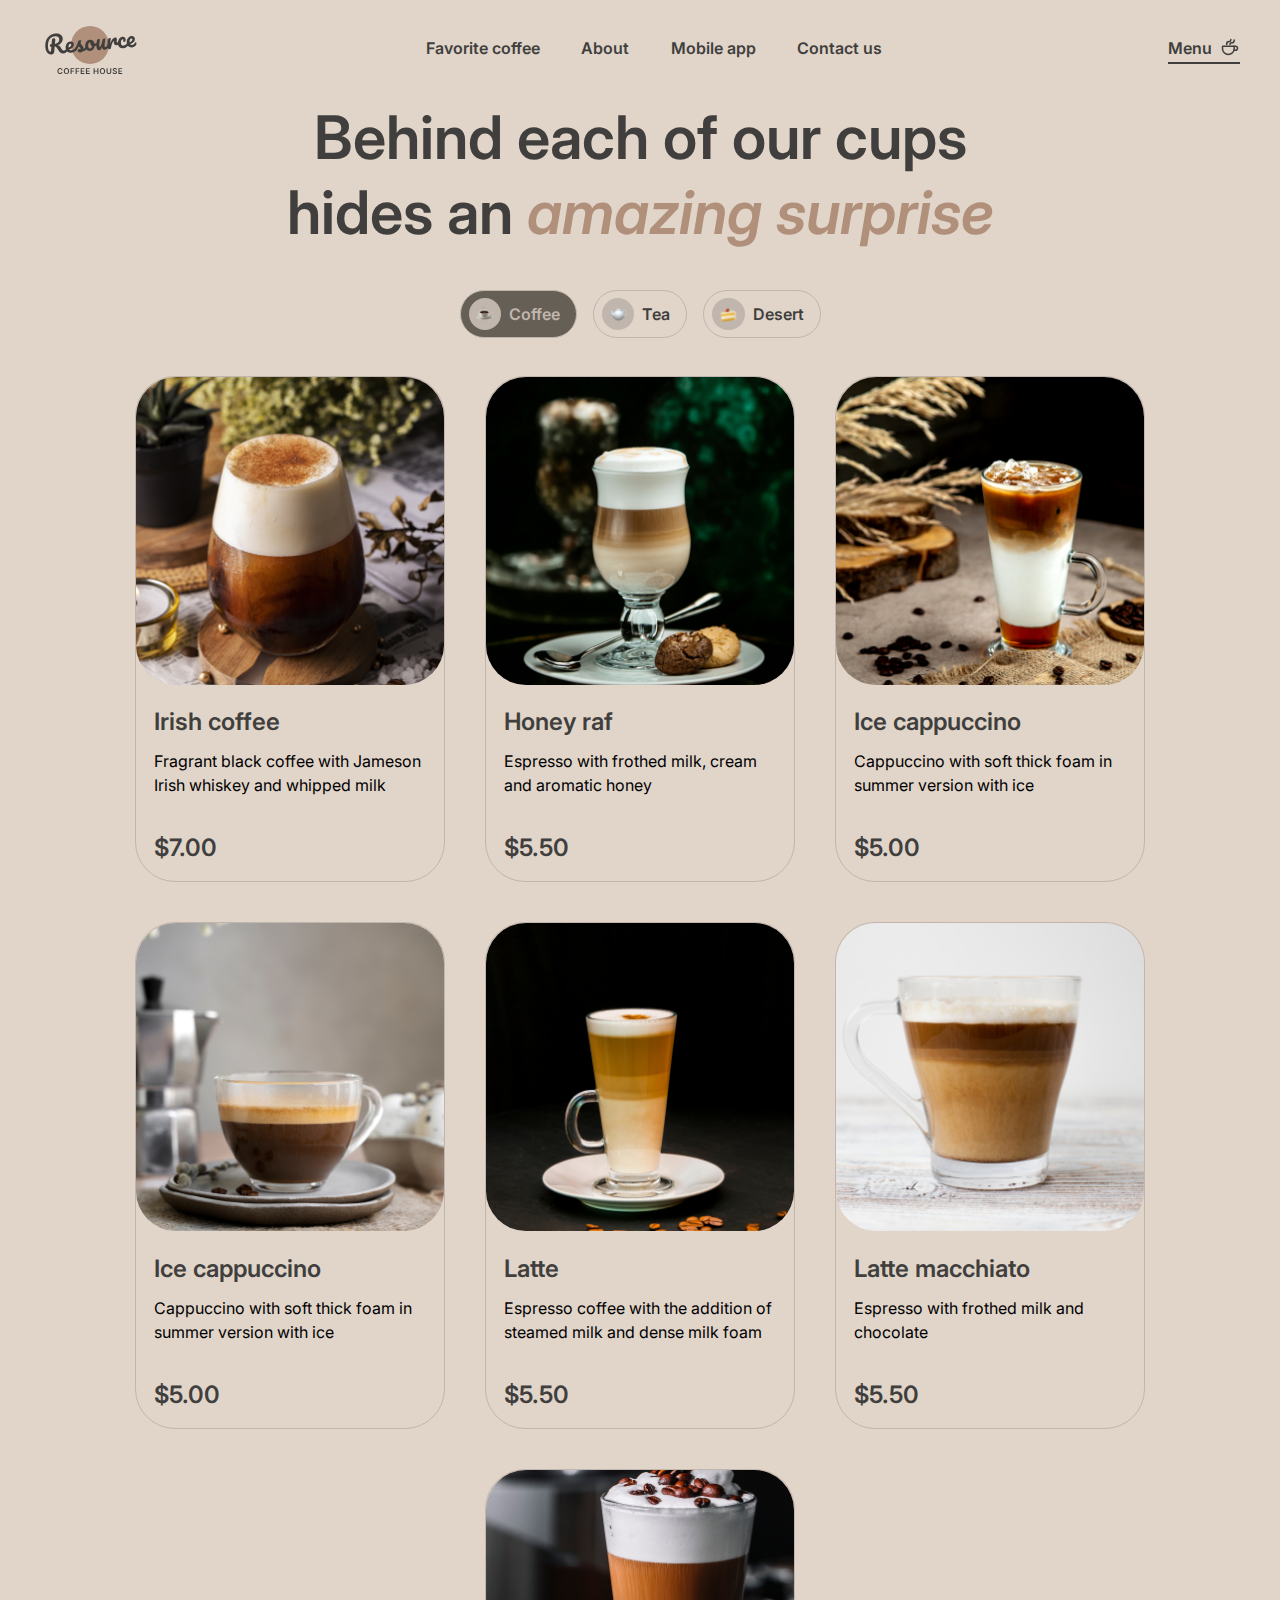
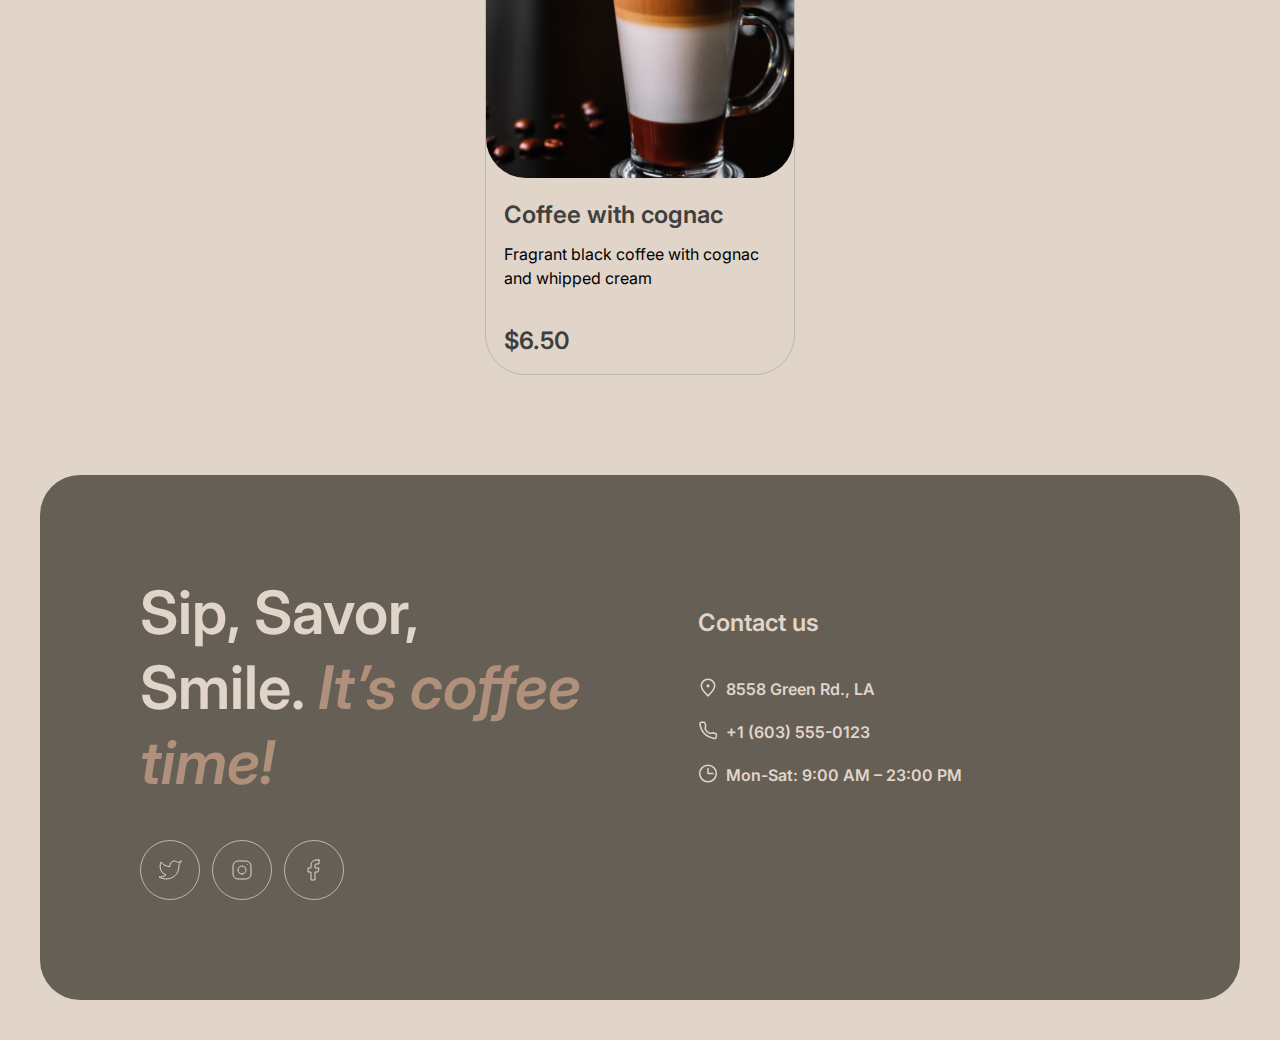
<file: coffee-house/menuPage.html>
<!DOCTYPE html>
<html lang="en">

<head>
  <meta charset="UTF-8">
  <meta name="viewport" content="width=device-width, initial-scale=1.0">
  <link rel="icon" type="image/png" sizes="512x512" href="../coffee-house/assets/favicon/android-chrome-512x512.png">
  <link rel="icon" type="image/png" sizes="192x192" href="../coffee-house/assets/favicon/android-chrome-192x192.png">
  <link rel="icon" type="image/png" sizes="32x32" href="../coffee-house/assets/favicon/favicon-32x32.png">
  <link rel="icon" type="image/png" sizes="16x16" href="../coffee-house/assets/favicon/favicon-16x16.png">
  <link rel="stylesheet" href="style.css">
  <link rel="preconnect" href="https://fonts.googleapis.com">
  <link rel="preconnect" href="https://fonts.gstatic.com" crossorigin>
  <link href="https://fonts.googleapis.com/css2?family=Inter:wght@400;600;700&display=swap" rel="stylesheet">
  <link href="https://fonts.googleapis.com/css2?family=Manrope:wght@400;700&display=swap" rel="stylesheet">
  <title>Coffee House</title>
</head>

<body>
  <div class="wrapper">
    <div class="container">
      <header class="header">
        <div class="header__container">
          <div class="header_logo">
            <a href="index.html"><img src="./assets/logo.svg" alt="logo"></a>
          </div>
          <div>
            <nav class="header__navigation-container">
              <ul class="header__navigation">
                <li class="nav_item"><a class="font_item nav_item_link" href="#" id="favorite">Favorite coffee</a></li>
                <li class="nav_item"><a class="font_item nav_item_link" href="#" id="about">About</a></li>
                <li class="nav_item"><a class="font_item nav_item_link" href="#"id="mobile-app">Mobile app</a></li>
                <li class="nav_item"><a class="font_item nav_item_link" href="#contacts-section">Contact us</a></li>
              </ul>
            </nav>
          </div>
          <div class="header__menu-container">
            <a class="header__menu-btn _inactive" href="#">
              <p class="font_item menu-btn">Menu</p>
              <img src="./assets/coffee-cup.svg" alt="coffee cup icon" />
            </a>
          </div>
          <button class="header__hamburger">
            <svg class="bar" xmlns="http://www.w3.org/2000/svg" width="18" height="2" viewBox="0 0 18 2" fill="none">
              <path d="M1 1H17" stroke="#403F3D" stroke-width="1.5" stroke-linecap="round" stroke-linejoin="round" />
            </svg>
            <svg xmlns="http://www.w3.org/2000/svg" width="18" height="2" viewBox="0 0 18 2" fill="none">
              <path d="M1 1H17" stroke="#403F3D" stroke-width="1.5" stroke-linecap="round" stroke-linejoin="round" />
            </svg>
          </button>
        </div>
      </header>
      <div class="mobile-header">
        <div class="mobile-header__nav-container">
          <nav>
            <ul class="header__navigation">
              <li class="nav_item"><a class="font_item nav_item_link" href="#favorite-section">Favorite coffee</a>
              </li>
              <li class="nav_item"><a class="font_item nav_item_link" href="#about-section">About</a></li>
              <li class="nav_item"><a class="font_item nav_item_link" href="#mobile-app-section">Mobile app</a></li>
              <li class="nav_item"><a class="font_item nav_item_link" href="#contacts-section">Contact us</a></li>
            </ul>
          </nav>
          <div class="mobile-header__menu-container">
            <a class="header__menu-btn active_btn" href="menuPage.html">
              <p class="font_item menu-btn">Menu</p>
              <img src="./assets/coffee-cup.svg" alt="coffee cup icon" />
            </a>
          </div>
        </div>
      </div>
      <main class="main">
        <section class="main__amazing-section">
          <div class="amazing-section__container">
            <p class="amazing-section__title title">
              Behind each of our cups hides an <i class="_italic">amazing surprise</i>
            </p>
            <div class="amazing-section__buttons-container">
              <div class="amazing-section__button _coffee-btn active-menu-button">
                <div class="amazing-section__button-icon-container">
                  <img src="./assets/menu/coffe-cup.svg" alt="coffee cup icon">
                </div>
                <p class="amazing-section__button-title subtitle">Coffee</p>
              </div>

              <div class="amazing-section__button _tea-btn">
                <div class="amazing-section__button-icon-container">
                  <img src="./assets/menu/tea.svg" alt="tea pot icon">
                </div>
                <p class="amazing-section__button-title subtitle">Tea</p>
              </div>
              <div class="amazing-section__button _desert-btn">
                <div class="amazing-section__button-icon-container">
                  <img src="./assets/menu/desert.svg" alt="desert pot icon">
                </div>
                <p class="amazing-section__button-title subtitle">Desert</p>
              </div>
            </div>
          </div>
        </section>
        <section class="main__menu-cards-section">
        </section>
      </main>
      <footer class="footer">
        <div class="footer__container">
          <div class="footer__description">
            <div class="footer__title">Sip, Savor, Smile. <i class="_italic">It’s coffee time!</i></div>
            <div class="footer__social-icons">
              <a>
                <div class="social-button-icon">
                  <svg width="24" height="24" viewBox="0 0 24 24" fill="none" xmlns="http://www.w3.org/2000/svg">
                    <g id="twitter">
                      <path
                        d="M23 3.01006C23 3.01006 20.9821 4.20217 19.86 4.54006C19.2577 3.84757 18.4573 3.35675 17.567 3.13398C16.6767 2.91122 15.7395 2.96725 14.8821 3.29451C14.0247 3.62177 13.2884 4.20446 12.773 4.96377C12.2575 5.72309 11.9877 6.62239 12 7.54006V8.54006C10.2426 8.58562 8.50127 8.19587 6.93101 7.4055C5.36074 6.61513 4.01032 5.44869 3 4.01006C3 4.01006 -1 13.0101 8 17.0101C5.94053 18.408 3.48716 19.109 1 19.0101C10 24.0101 21 19.0101 21 7.51006C20.9991 7.23151 20.9723 6.95365 20.92 6.68006C21.9406 5.67355 23 3.01006 23 3.01006Z"
                        stroke="#E1D4C9" stroke-linecap="round" stroke-linejoin="round" />
                    </g>
                  </svg>

                </div>
              </a>
              <a>
                <div class="social-button-icon">
                  <svg width="24" height="24" viewBox="0 0 24 24" fill="none" xmlns="http://www.w3.org/2000/svg">
                    <g id="instagram">
                      <path
                        d="M12 16C14.2091 16 16 14.2091 16 12C16 9.79086 14.2091 8 12 8C9.79086 8 8 9.79086 8 12C8 14.2091 9.79086 16 12 16Z"
                        stroke="#E1D4C9" stroke-linecap="round" stroke-linejoin="round" />
                      <path
                        d="M3 16V8C3 5.23858 5.23858 3 8 3H16C18.7614 3 21 5.23858 21 8V16C21 18.7614 18.7614 21 16 21H8C5.23858 21 3 18.7614 3 16Z"
                        stroke="#E1D4C9" />
                      <path d="M17.5 6.51L17.51 6.49889" stroke="#E1D4C9" stroke-linecap="round"
                        stroke-linejoin="round" />
                    </g>
                  </svg>

                </div>
              </a>
              <a>
                <div class="social-button-icon">
                  <svg width="24" height="24" viewBox="0 0 24 24" fill="none" xmlns="http://www.w3.org/2000/svg">
                    <g id="facebook">
                      <path
                        d="M17 2H14C12.6739 2 11.4021 2.52678 10.4645 3.46447C9.52678 4.40215 9 5.67392 9 7V10H6V14H9V22H13V14H16L17 10H13V7C13 6.73478 13.1054 6.48043 13.2929 6.29289C13.4804 6.10536 13.7348 6 14 6H17V2Z"
                        stroke="#E1D4C9" stroke-linecap="round" stroke-linejoin="round" />
                    </g>
                  </svg>

                </div>
              </a>
            </div>
          </div>

          <div class="footer__contacts">
            <p class="contacts__title" id="contacts-section">Contact us</p>

            <div>
              <div>
                <a class="contacts__item" target="_blank" href="https://maps.app.goo.gl/WQaEcTwdH9iuFtYH6">
                  <img class="contacts__icon" src="./assets/contacts/pin-alt.svg" alt="map pin icon">
                  <p class="contacts__text subtitle">8558 Green Rd., LA</p>
                </a>
              </div>
              <div>
                <a class="contacts__item" target="_blank" href="tel:16035550123">
                  <img class="contacts__icon" src="./assets/contacts/phone.svg" alt="phone icon">
                  <p class="contacts__text subtitle">+1 (603) 555-0123</p>
                </a>
              </div>
              <div class="contacts__item">
                <img class="contacts__icon" src="./assets/contacts/clock.svg" alt="clock icon">
                <p class="contacts__text subtitle">Mon-Sat: 9:00 AM – 23:00 PM</p>
              </div>
            </div>
          </div>
        </div>
      </footer>
    </div>
  </div>
  <script type="module" src="index.js"></script>
  <script type="module" src="menu.js"></script>
</body>
</html>
</file>
<file: coffee-house/style.css>
*,
*::before,
*::after {
    padding: 0;
    margin: 0;
    border: 0;
    box-sizing: border-box;
}

a {
    text-decoration: none;
    color: inherit;
}

ul,
ol,
li {
    list-style: none;
}

img {
    vertical-align: top;
}

h1,
h2,
h3,
h4,
h5,
h6 {
    font-weight: inherit;
    font-size: inherit;
}

html,
body {
    height: 100%;
    line-height: 1;
    font-style: 16px;
    color: #000;
    background-color: #e1d4c9;
}

html {
    scroll-behavior: smooth;
}

.wrapper {
    min-height: 100%;
    overflow: hidden;
}

.container {
    max-width: 1440px;
    margin: 0px auto;
    padding: 0 40px;
}

.title {
    color: #403f3d;
    font-family: 'Inter';
    font-size: 60px;
    font-style: normal;
    font-weight: 600;
    line-height: 125%;
}

.subtitle {
    font-family: 'Inter';
    font-size: 16px;
    font-style: normal;
    line-height: 150%;
}

._italic {
    color: #b0907a;
}

.button-primary {
    display: flex;
    position: relative;
    width: 200px;
    height: 64px;
    padding: 20px 78px;
    background-color: #e1d4c9;
    color: #403f3d;
    border-radius: 100px;
    font-weight: 600;
    font-size: 16px;
    cursor: pointer;
}

.button-secondary {
    border-radius: 100px;
    border: 1px solid #665f55;
}

.slider-button {
    width: 60px;
    height: 60px;
    display: flex;
    align-items: center;
    justify-content: center;
    border-radius: 100px;
    border: 1px solid #665f55;
    background-color: transparent;
    cursor: pointer;
}

.slider-button:hover {
    background-color: #665f55;
}

.slider__button-right-container
    .button-right.slider-button.next-slide:hover
    .arrow
    #Vector-right {
    stroke: #e1d4c9;
}
.slider__button-left-container
    .button-left.slider-button.prev-slide:hover
    .arrow
    #Vector-left {
    stroke: #e1d4c9;
}

.arrow #Vector-left,
.arrow #Vector-right {
    transition: stroke 0.3s;
}

.slider__button-left-container {
    padding: 0 0 49px 3px;
}

.slider__button-right-container {
    padding: 0 3px 49px 0;
}

.arrow {
    width: 24px;
    height: 24px;
}

.arrow #Vector {
    stroke: #403f3d;
    stroke-width: 2px;
}

.arrow:hover #Vector {
    stroke: #e1d4c9;
}

/*---------*/

.dash__progress {
    height: 4px;
    margin: 0 12px 0 0;
}

progress {
    border-radius: 100px;
    background-color: #C1B6AD;
    -webkit-appearance: none;
    accent-color: #665F55;
}

progress::-webkit-progress-bar {
    border-radius: 100px;
    background-color: #C1B6AD;
}

progress::-webkit-progress-value {
    border-radius: 100px;
    background-color: #665F55;
}

progress::-moz-progress-bar {
    border-radius: 100px;
    background-color: #C1B6AD;
}


/* --------------------------HEADER------------------------ */

.header {
}

.header__container {
    display: flex;
    flex-direction: row;
    justify-content: space-between;
    margin-top: 1.25em;
}

.header__navigation {
    display: flex;
    flex-direction: row;
    justify-content: space-between;
    width: 456px;
    margin-top: 1em;
}

.nav_item {
    position: relative;
}

.nav_item_link::before {
    content: '';
    position: absolute;
    bottom: 0;
    left: 50%;
    transform: translateX(-50%);
    width: 0;
    height: 2px;
    background-color: #403f3d;
    transition: width 0.5s ease-in-out;
}

.nav_item_link:hover::before {
    width: 100%;
}

.font_item {
    color: #403f3d;
    font-family: 'Inter';
    font-size: 16px;
    font-style: normal;
    font-weight: 600;
    line-height: 150%;
}

.header__menu-container {
    display: flex;
    flex-direction: row;
    align-items: flex-start;
    padding: 16px 0 0 0;
}

.header__menu-btn {
    position: relative;
    display: flex;
    flex-direction: row;
    align-items: center;
    padding: 0 0 2px 0;
}

.header__menu-btn img {
    padding: 0 0 3px 0;
}

.menu-btn {
    margin-right: 0.5em;
}

._inactive {
    cursor: default;
    border-bottom: 2px solid #403f3d;
}

.active_btn::before {
    content: '';
    position: absolute;
    bottom: 0;
    left: 50%;
    transform: translateX(-50%);
    width: 0;
    height: 2px;
    background-color: #403f3d;
    transition: width 0.5s ease-in-out;
}

.active_btn:hover::before {
    width: 100%;
}

.header__hamburger {
    display: none;
}

.mobile-header {
    display: none;
}

/* -----------------------------MAIN------------------------------- */

.main {
    margin-top: 1.25em;
}

/*----------------------------ENJOY---------------------------------*/

.main__enjoy-section {
    position: relative;
    width: 100%;
    margin-bottom: 6.25em;
}

.enjoy-section__container {
    position: relative;
    z-index: 1;
    padding: 6.25em;
}

.enjoy-section__video {
    position: absolute;
    width: 100%;
    height: 100%;
    top: 0;
    left: 0;
    z-index: -3;
}

.enjoy-section__video video {
    width: 100%;
    height: 100%;
    object-fit: cover;
    border-radius: 40px;
}

.enjoy-section__content {
    width: 530px;
}

.enjoy-section__title {
    color: #e1d4c9;
    font-family: 'Inter';
    font-size: 72px;
    font-style: normal;
    font-weight: 600;
    line-height: 105%;
    margin-bottom: 41px;
}

.enjoy-section_subtitle {
    color: #e1d4c9;
    margin-bottom: 40px;
    font-weight: 400;
}

.enjoy-section__btn-to-menu .btn-to-menu__text {
    position: absolute;
    transition: 0.5s;
}

.enjoy-section__btn-to-menu:hover .btn-to-menu__text {
    transform: translateX(-15px);
}

.enjoy-section__btn-to-menu .btn-to-menu__icon {
    position: absolute;
    top: 20px;
    left: 112px;
    width: 20px;
    height: 20px;
    opacity: 0;
    transition: opacity 0.5s;
}

.enjoy-section__btn-to-menu:hover .btn-to-menu__icon {
    opacity: 1;
}

/*--------------------------FAVORITE----------------------------------*/

.favorite-section__container {
    margin-bottom: 6.25em;
}

.favorite-section__title {
    margin-bottom: 0.7em;
    text-align: center;
}

.favorite-section__slider {
    display: flex;
    align-items: center;
    justify-content: space-between;
}

.slider__content {
    display: flex;
    flex-direction: column;
    align-items: center;
}
.slider__img {
    display: flex;
    justify-content: center;
    align-items: center;
    margin-bottom: 19px;
}
.slider__info {
    width: 51%;
}

.slider__subtitle {
    margin-bottom: 15px;

    color: #403f3d;
    text-align: center;
    font-family: 'Inter';
    font-size: 24px;
    font-style: normal;
    font-weight: 600;
    line-height: 125%;
}

.slider__description {
    margin-bottom: 17px;
    text-align: center;
}

.slider__dashes {
    width: 144px;
    display: flex;
    justify-content: space-between;
    margin-top: 24px;
}

/*--------------------------ABOUT----------------------------------*/

.main__about-section {
}

.about-section__container {
    margin-bottom: 3.8em;
}

.about-section__title {
    color: #403f3d;
    font-feature-settings: 'clig' off, 'liga' off;
    margin-bottom: 0.66em;
}

.about-section__dashboard {
    display: flex;
    flex-wrap: wrap;
    flex-direction: column;
    align-content: space-between;
    height: 1100px;
}

.dashboard__item {
    margin-bottom: 40px;
}

._item {
    width: 660px;
    height: 430px;
    overflow: hidden;
}

._image {
    width: 100%;
    height: 100%;
    object-fit: cover;
}

.dashboard__image {
    border-radius: 20px;
    transition: transform 0.3s ease;
}

.dashboard__image:hover {
    transform: scale(0.9);
}

/*----------------------MOBILE-APP------------------------*/

.main__mobile-app-section {
}

.mobile-app-section__container {
    display: flex;
    flex-direction: row;
    justify-content: space-between;
    align-items: flex-start;
    margin-bottom: 6.25em;
}

.mobile-app-section__subtitle {
    margin-bottom: 2.5em;
}

.mobile-app-section__description {
    margin-top: 144px;
    width: 45%;
}

.mobile-app-section__title {
    margin-bottom: 0.68em;
}

.mobile-app-section__app-stores {
    display: flex;
}

.app-stores__button {
    width: 12.5em;
    margin-right: 1.2em;
    background-color: transparent;
    padding: 10px 20px 12px;
    border-radius: 100px;
    border: 1px solid #665f55;
}

.app-stores__button:hover {
    background-color: #665f55;
}

.app-stores__button-container {
    display: flex;
}

.app-stores__icon {
    margin-right: 0.45em;
}

.app-stores__title {
    color: #403f3d;
    text-align: start;
    font-weight: 600;
}

.app-stores__subtitle {
    color: #403f3d;
    text-align: start;
    font-feature-settings: 'clig' off, 'liga' off;
    font-family: 'Inter';
    font-size: 10px;
    font-style: normal;
    font-weight: 600;
    line-height: 140%;
}

.app-stores__button:hover .app-stores__subtitle {
    color: #e1d4c9;
}

.app-stores__button:hover .app-stores__title {
    color: #e1d4c9;
}

.app-stores__description {
    width: 112px;
}

/*-------------------------FOOTER-----------------------*/

.footer {
}

.footer__container {
    display: flex;
    flex-direction: row;
    border-radius: 40px;
    background: #665f55;
    padding: 6.25em;
    margin-bottom: 2.5em;
}

.footer__description {
    width: 45%;
}

.footer__title {
    color: #e1d4c9;
    font-family: 'Inter';
    font-size: 60px;
    font-style: normal;
    font-weight: 600;
    line-height: 125%;
    margin-bottom: 0.66em;
}

.footer__contacts {
    padding: 33px 0 0 108px;
}

.contacts__title {
    margin-bottom: 1.5em;

    color: #e1d4c9;
    font-feature-settings: 'clig' off, 'liga' off;
    font-family: 'Inter';
    font-size: 24px;
    font-style: normal;
    font-weight: 600;
    line-height: 125%;
}

.contacts__item {
    display: flex;
    flex-direction: row;
    margin-bottom: 1em;
}

.contacts__text {
    padding: 3px 0 0 0;
    font-weight: 600;
    color: #e1d4c9;
}

.contacts__icon {
    margin-right: 0.5em;
}

.footer__social-icons {
    display: flex;
}

.social-button-icon {
    width: 3.75em;
    height: 3.75em;
    display: flex;
    align-items: center;
    justify-content: center;
    text-align: center;
    margin-right: 12px;
    border-radius: 100px;
    border: 1px solid #c1b6ad;
    background-color: transparent;
    cursor: pointer;
}

.social-button-icon:hover {
    background-color: #e1d4c9;
}

.social-button-icon:hover path {
    stroke: #665f55;
}

/*-------------------------MENU--PAGE---------------------*/

.main__amazing-section {
}

.amazing-section__container {
    display: flex;
    flex-direction: column;
    align-items: center;
    margin-bottom: 2.35em;
}

.amazing-section__title {
    text-align: center;
    max-width: 800px;
    font-weight: 600;
    margin-bottom: 0.67em;
}

/*button*/
.amazing-section__buttons-container {
    display: flex;
    flex-direction: row;
    justify-content: space-between;
    width: 361px;
}

.amazing-section__button {
    display: flex;
    flex-direction: row;
    align-items: center;
    padding: 3px 0.5em;
    border: 1px solid #c1b6ad;
    border-radius: 100px;
    background: transparent;
    transition: ease-out 0.7s;
    cursor: pointer;
}

.amazing-section__button-icon-container {
    padding: 0.48em;
    border-radius: 100px;
    background: #c1b6ad;
}

.amazing-section__button p {
    color: #403f3d;
}

.amazing-section__button:hover > p:hover {
    color: #c1b6ad;
}

.amazing-section__button p:hover {
    color: #403f3d;
}

.amazing-section__button-title {
    font-weight: 600;
    padding: 0.5em;
}

.amazing-section__button:hover {
    border: 1px solid #665f55;
    background: #665f55;
}

.amazing-section__button.amazing-section__button-title:hover {
    color: #e1d4c9;
}

/*active menu button*/

.active-menu-button {
    background: #665f55;
}

.active-menu-button p {
    color: #C1B6AD !important;
}

/*-------------------MENU-CARDS---------------------------*/

.main__menu-cards-section {
    display: block;
}

.menu-cards__container {
    display: flex;
    flex-wrap: wrap;
    justify-content: center;
    gap: 2.5em;
    margin-bottom: 6.25em;
}

.menu-cards__item {
    border-radius: 40px;
    border: 1px solid #c1b6ad;
    max-width: 310px;
    cursor: pointer;
}

.menu-cards__item:hover {
    transform: scale(0.9);
}

.menu-cards__header {
    border-radius: 40px;
    width: 100%;
    overflow: hidden;
}

.menu-cards__image {
    max-width: 100%;
    max-height: 100%;
    object-fit: cover;
}

.menu-cards__description {
    max-width: 308px;
    padding: 1.4em 1.25em 0 1.15em;
    margin-bottom: 18px;
}

.menu-cards__title {
    margin-bottom: 0.5em;
    color: #403f3d;
    font-feature-settings: 'clig' off, 'liga' off;
    font-family: 'Inter';
    font-size: 24px;
    font-style: normal;
    font-weight: 600;
    line-height: 125%;
}

.menu-cards__subtitle {
    margin-bottom: 0.75em;
    font-weight: 400;
    height: 4.5em;
}

.menu-cards__refresh-btn {
    display: none;
}

/*-------------------MEDIA-----------------------------------------------*/

@media screen and (max-width: 1420px) and (min-width: 769px) {
    .about-section__dashboard {
        height: auto;
        align-content: center;
    }
}

@media screen and (max-width: 768px) {
    .container {
        padding: 0;
    }

    .header__navigation-container {
        display: none;
    }

    .header__menu-container {
        display: none;
    }

    .header__hamburger {
        height: fit-content;
        position: relative;
        display: flex;
        flex-direction: column;
        padding: 16px 12px;

        cursor: pointer;
        background-color: transparent;
        border-radius: 100px;
        border: 1px solid #403f3d;
    }

    .header__container {
        align-items: center;
    }

    .bar {
        margin: 0 0 6px 0;
    }

    .header_logo {
        z-index: 100;
    }

    .header__hamburger {
        z-index: 100;
    }

    .mobile-header {
        display: block;
        position: fixed;
        top: 0;
        left: 100%;
        width: 100%;
        min-height: 100vh;
        z-index: 98;
        background-color: #e1d4c9;
        padding-top: 120px;
        transition: 1s;
    }

    .mobile-header.is-active {
        left: 0;
    }

    .header__navigation {
        display: flex;
        flex-direction: column;
        margin: 0 auto;
    }

    .font_item {
        font-size: 32px;
    }

    .nav_item {
        text-align: center;
    }

    .header__navigation .nav_item:not(:last-child) {
        margin-bottom: 3.75em;
    }

    .header__navigation .nav_item:last-child {
        margin-bottom: 6.25em;
    }

    .mobile-header__menu-container {
        margin: 0 auto;
        width: fit-content;
    }

    .header__menu-btn {
        margin: 0 auto;
    }

    .media_display {
        display: none;
    }

    .about-section__dashboard .dashboard__item:nth-child(2),
    .dashboard__item:nth-child(3) {
        display: none;
    }

    .about-section__dashboard {
        height: auto;
    }

    .mobile-app-section__container {
        flex-direction: column;
    }

    .mobile-app-section__description {
        width: 100%;
    }

    .enjoy-section__content {
        width: 100%;
    }

    .footer__container {
        flex-direction: column;
    }

    .footer__description {
        width: 100%;
    }

    .main__menu-cards-section {
        margin-bottom: 6.25em;
    }

    .menu-cards__refresh-btn {
        width: fit-content;
        display: block;
        margin: 0 auto;
        padding: 1em 1.07em 0.8em 1.07em;
        border: 1px solid #403f3d;
        border-radius: 100px;
    }

    /*------disable--hover-------------*/

    .slider-button:hover {
        background-color: inherit;
    }

    .arrow:hover #Vector {
        stroke: inherit;
    }

    .dash__button:hover {
        background-color: inherit;
    }

    .nav_item_link:hover::before {
        width: inherit;
    }

    .active_btn:hover::before {
        width: inherit;
    }

    .app-stores__button:hover {
        background-color: inherit;
    }

    .app-stores__button:hover .app-stores__subtitle {
        color: inherit;
    }

    .app-stores__button:hover .app-stores__title {
        color: inherit;
    }

    .social-button-icon:hover {
        background-color: inherit;
    }

    .social-button-icon:hover path {
        stroke: inherit;
    }

    .amazing-section__button:hover > p:hover {
        color: inherit;
    }

    .amazing-section__button p:hover {
        color: inherit;
    }

    .menu-cards__item:hover {
        transform: none;
    }
}

@media screen and (max-width: 768px) and (min-width: 707px) {
    .container {
        max-width: 688px;
    }

    .enjoy-section__container {
        padding: 6.25em 6.25em 6.25em 3.75em;
    }

    .slider__info {
        width: 80%;
    }

    .dashboard__item {
        margin-bottom: 40px;
        max-height: 590px;
        width: 688px;
        display: flex;
    }

    .dashboard__item .inactive_img {
        width: 100%;
    }

    .mobile-app-section__description {
        margin: 0 0 6.25em 0;
    }

    .mobile-app-section__image {
        padding: 0 0 0 29px;
    }

    .menu-cards__container {
        margin-bottom: 42px;
    }

    .footer__container {
        padding: 6.3em 3.75em 5.7em;
    }

    .footer__description {
        margin-bottom: 6.3em;
    }

    .footer__contacts {
        padding: 0;
    }
}

@media screen and (max-width: 706px) {
    .container {
        padding: 0 1.4em;
    }

    .header__navigation {
        width: 100%;
    }

    .enjoy-section__container {
        padding: 3.75em 1em;
    }

    .enjoy-section__title {
        font-size: 42px;
        line-height: 115%;
    }

    .title {
        font-size: 32px;
    }

    .slider-button {
        display: none;
    }

    .slider__img {
        margin-bottom: 43px;
    }

    .slider__img img {
        width: 100%;
    }

    .slider__info {
        width: 100%;
    }

    .inactive_img {
        display: none;
    }

    .about-section__title {
        margin-bottom: 40px;
    }

    .about-section__dashboard {
        align-content: center;
    }

    .about-section__dashboard div {
        height: 590px;
        width: 348px;
        background-position: center;
        border: none;
        border-radius: 20px;
    }

    .about-section__dashboard div:first-child {
        background-image: url(./assets/dashboard/about-1.png);
    }

    .about-section__dashboard div:last-child {
        background-image: url(./assets/dashboard/about-4.png);
    }

    .mobile-app-section__description {
        margin-top: 0;
    }

    .mobile-app-section__title {
        margin-bottom: 39px;
    }

    .mobile-app-section__app-stores {
        flex-direction: column;
        margin-bottom: 44px;
    }

    .mobile-app-section__app-stores .app-stores__button:first-child {
        margin-bottom: 1.25em;
    }

    .mobile-app-section__image img {
        width: 100%;
    }

    .amazing-section__title {
        margin-bottom: 41px;
    }

    .menu-cards__container {
        margin-bottom: 2.5em;
    }

    .footer__container {
        padding: 1em;
    }

    .footer__title {
        margin: 1.375em 0 1.25em 0;
        font-size: 32px;
    }

    .footer__contacts {
        padding: 0;
        margin: 0 0 2em 0;
    }

    .footer__social-icons {
        margin: 0 0 2.5em 0;
    }
}
</file>
